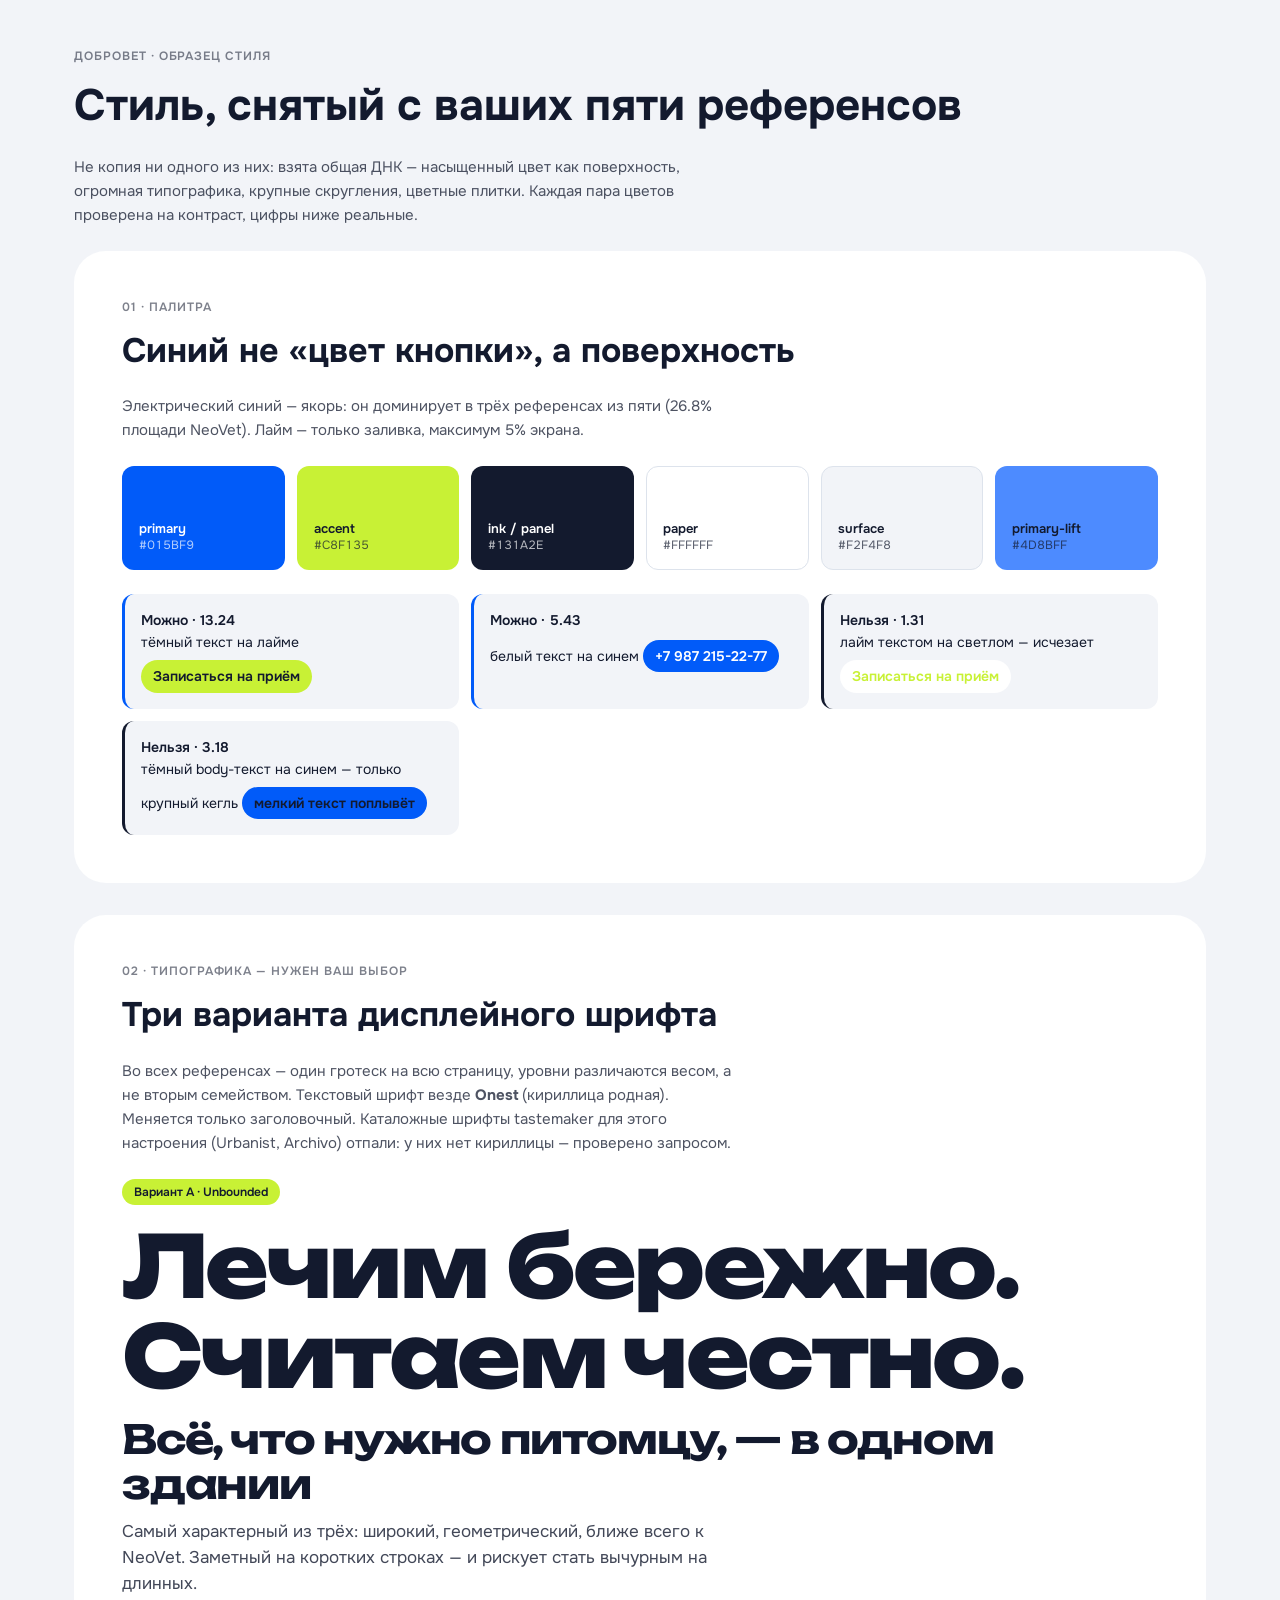
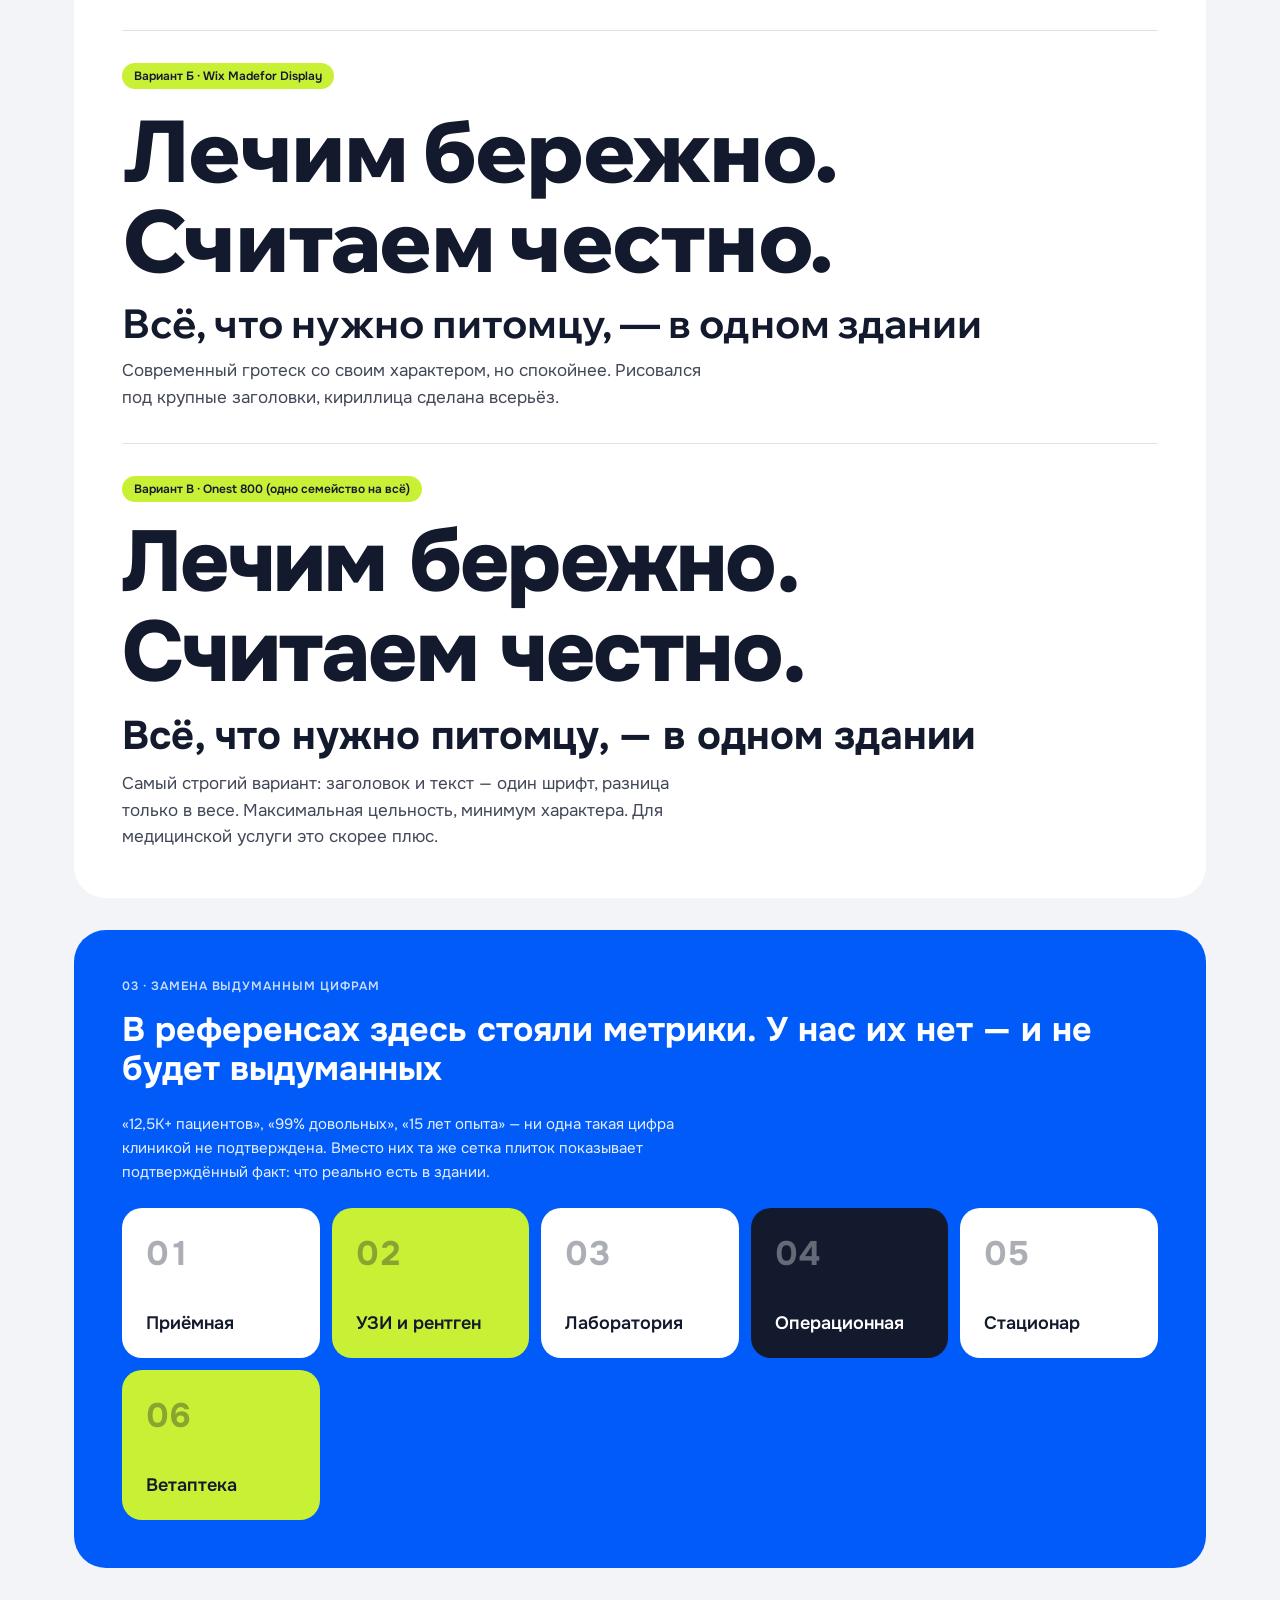
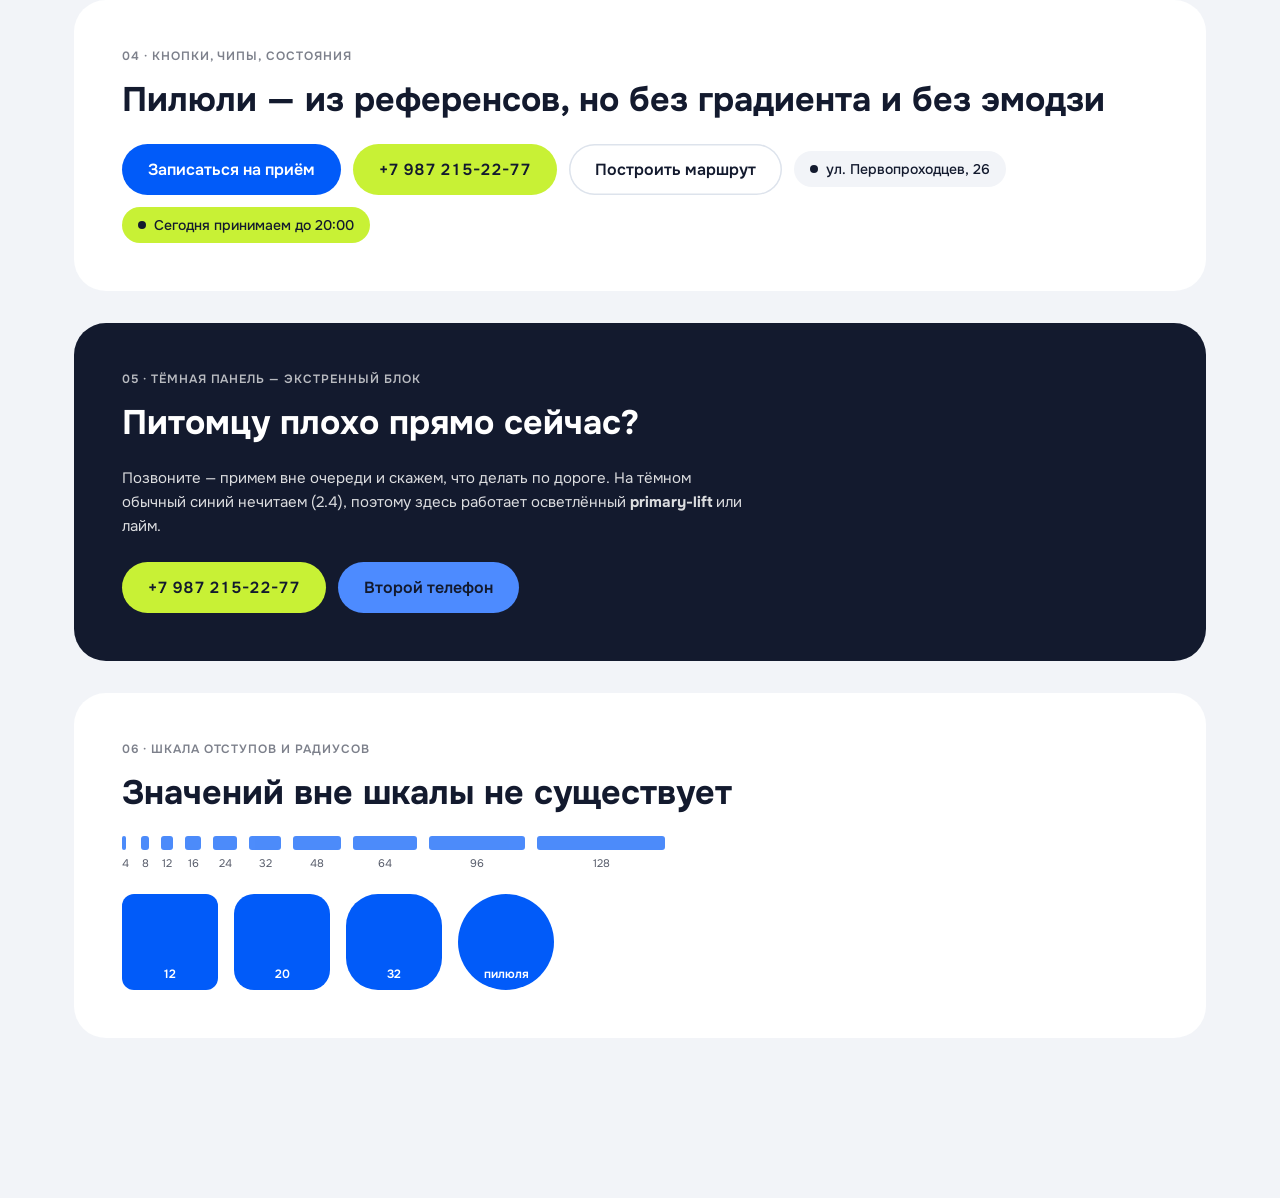
<file: style-specimen.html>
<!doctype html>
<html lang="ru">
<head>
<meta charset="utf-8">
<meta name="viewport" content="width=device-width, initial-scale=1">
<title>ДоброВет — образец стиля</title>
<link rel="preconnect" href="https://fonts.googleapis.com">
<link rel="preconnect" href="https://fonts.gstatic.com" crossorigin>
<link href="https://fonts.googleapis.com/css2?family=Onest:wght@400..800&family=Unbounded:wght@400..800&family=Wix+Madefor+Display:wght@400..800&display=swap" rel="stylesheet">
<style>
:root{
  --ink:#131A2E;
  --paper:#FFFFFF;
  --surface:#F2F4F8;
  --border:#DDE3EC;
  --primary:#015BF9;
  --on-primary:#FFFFFF;
  --accent:#C8F135;
  --panel:#131A2E;
  --on-panel:#FFFFFF;
  --primary-lift:#4D8BFF;

  --s1:4px; --s2:8px; --s3:12px; --s4:16px; --s6:24px; --s8:32px;
  --s12:48px; --s16:64px; --s24:96px; --s32:128px;

  --r-md:12px; --r-lg:20px; --r-xl:32px; --r-pill:999px;

  --font-body:'Onest',system-ui,sans-serif;
}
*{box-sizing:border-box}
body{
  margin:0;
  background:var(--surface);
  color:var(--ink);
  font-family:var(--font-body);
  font-weight:400;
  -webkit-font-smoothing:antialiased;
}
.wrap{max-width:1180px;margin:0 auto;padding:var(--s12) var(--s6) var(--s32)}
.plate{background:var(--paper);border-radius:var(--r-xl);padding:var(--s12);margin-bottom:var(--s8)}
.plate--blue{background:var(--primary);color:var(--on-primary)}
.plate--panel{background:var(--panel);color:var(--on-panel)}

.kicker{
  font-size:12px;font-weight:600;letter-spacing:.08em;text-transform:uppercase;
  opacity:.55;margin:0 0 var(--s4)
}
h2.sec{font-size:clamp(24px,3vw,34px);font-weight:700;line-height:1.15;margin:0 0 var(--s6)}
p.note{font-size:15px;line-height:1.6;max-width:62ch;margin:0 0 var(--s6);opacity:.75}

/* --- палитра --- */
.swatches{display:grid;grid-template-columns:repeat(auto-fit,minmax(150px,1fr));gap:var(--s3)}
.sw{border-radius:var(--r-md);padding:var(--s4);min-height:104px;display:flex;flex-direction:column;justify-content:flex-end;border:1px solid var(--border)}
.sw b{font-size:13px;font-weight:600;display:block}
.sw span{font-size:12px;opacity:.7;font-variant-numeric:tabular-nums}

/* --- контраст --- */
.rules{display:grid;grid-template-columns:repeat(auto-fit,minmax(260px,1fr));gap:var(--s3);margin-top:var(--s6)}
.rule{border-radius:var(--r-md);padding:var(--s4);font-size:14px;line-height:1.45}
.rule--ok{background:var(--surface);border-left:3px solid var(--primary)}
.rule--no{background:var(--surface);border-left:3px solid var(--ink)}
.rule em{font-style:normal;font-weight:600;display:block;margin-bottom:2px}
.demo-line{display:inline-block;padding:6px 12px;border-radius:var(--r-pill);font-size:14px;font-weight:600;margin-top:var(--s2)}

/* --- шрифтовые варианты --- */
.opt{border-top:1px solid var(--border);padding-top:var(--s8);margin-top:var(--s8)}
.opt:first-of-type{border-top:0;margin-top:0;padding-top:0}
.opt-tag{
  display:inline-block;background:var(--accent);color:var(--ink);
  font-size:12px;font-weight:600;padding:5px 12px;border-radius:var(--r-pill);
  margin-bottom:var(--s4)
}
.h1demo{
  font-size:clamp(38px,7.2vw,86px);
  font-weight:800;
  line-height:1.05;
  letter-spacing:-0.02em;
  margin:0 0 var(--s4);
}
.h2demo{font-size:clamp(22px,3.4vw,40px);font-weight:700;line-height:1.12;margin:0 0 var(--s3)}
.leddemo{font-family:var(--font-body);font-size:17px;line-height:1.55;max-width:54ch;margin:0;opacity:.8}
.f-unbounded .h1demo,.f-unbounded .h2demo{font-family:'Unbounded',sans-serif;letter-spacing:-0.03em}
.f-madefor .h1demo,.f-madefor .h2demo{font-family:'Wix Madefor Display',sans-serif}
.f-onest .h1demo,.f-onest .h2demo{font-family:'Onest',sans-serif}

/* --- кнопки --- */
.btns{display:flex;flex-wrap:wrap;gap:var(--s3);align-items:center;margin-top:var(--s6)}
.btn{
  font-family:var(--font-body);font-size:16px;font-weight:600;
  padding:15px 26px;border-radius:var(--r-pill);border:0;cursor:pointer;
  text-decoration:none;display:inline-block;min-height:48px;
  font-variant-numeric:tabular-nums;
}
.btn--primary{background:var(--primary);color:var(--on-primary)}
.btn--accent{background:var(--accent);color:var(--ink)}
.btn--ghost{background:transparent;color:var(--ink);box-shadow:inset 0 0 0 1.5px var(--border)}
.btn--on-blue{background:var(--accent);color:var(--ink)}
.btn--on-panel{background:var(--primary-lift);color:var(--ink)}
.chip{
  display:inline-flex;align-items:center;gap:8px;
  background:var(--surface);border-radius:var(--r-pill);
  padding:9px 16px;font-size:14px;font-weight:500;
}
.chip--live{background:var(--accent);color:var(--ink)}
.dot{width:8px;height:8px;border-radius:50%;background:var(--ink);display:inline-block}

/* --- плитки возможностей --- */
.tiles{display:grid;grid-template-columns:repeat(auto-fit,minmax(190px,1fr));gap:var(--s3);margin-top:var(--s6)}
.tile{border-radius:var(--r-lg);padding:var(--s6);min-height:150px;display:flex;flex-direction:column;justify-content:space-between}
.tile b{font-size:18px;font-weight:600;line-height:1.25}
.tile i{font-style:normal;font-size:13px;opacity:.7}
.tile--paper{background:var(--paper);color:var(--ink)}
.tile--blue{background:var(--primary);color:var(--on-primary)}
.tile--accent{background:var(--accent);color:var(--ink)}
.tile--panel{background:var(--panel);color:var(--on-panel)}
.tile--surface{background:var(--surface);color:var(--ink)}
.num{font-size:34px;font-weight:700;font-variant-numeric:tabular-nums;opacity:.35}

/* --- шкала отступов --- */
.scale{display:flex;flex-wrap:wrap;gap:var(--s3);margin-top:var(--s6)}
.scale div{text-align:center;font-size:11px;opacity:.7}
.scale i{display:block;background:var(--primary);border-radius:3px;margin-bottom:6px;height:14px;font-style:normal}
.radii{display:flex;gap:var(--s4);flex-wrap:wrap;margin-top:var(--s6)}
.radii div{width:96px;height:96px;background:var(--primary);color:var(--on-primary);display:flex;align-items:flex-end;justify-content:center;padding:8px;font-size:12px;font-weight:600}
</style>
</head>
<body>
<div class="wrap">

  <p class="kicker">ДоброВет · образец стиля</p>
  <h2 class="sec" style="font-size:clamp(28px,4vw,44px)">Стиль, снятый с ваших пяти референсов</h2>
  <p class="note">Не копия ни одного из них: взята общая ДНК — насыщенный цвет как поверхность,
  огромная типографика, крупные скругления, цветные плитки. Каждая пара цветов проверена
  на контраст, цифры ниже реальные.</p>

  <!-- ПАЛИТРА -->
  <section class="plate">
    <p class="kicker">01 · Палитра</p>
    <h2 class="sec">Синий не «цвет кнопки», а поверхность</h2>
    <p class="note">Электрический синий — якорь: он доминирует в трёх референсах из пяти
    (26.8% площади NeoVet). Лайм — только заливка, максимум 5% экрана.</p>
    <div class="swatches">
      <div class="sw" style="background:var(--primary);color:var(--on-primary);border-color:transparent"><b>primary</b><span>#015BF9</span></div>
      <div class="sw" style="background:var(--accent);color:var(--ink);border-color:transparent"><b>accent</b><span>#C8F135</span></div>
      <div class="sw" style="background:var(--panel);color:var(--on-panel);border-color:transparent"><b>ink / panel</b><span>#131A2E</span></div>
      <div class="sw" style="background:var(--paper);color:var(--ink)"><b>paper</b><span>#FFFFFF</span></div>
      <div class="sw" style="background:var(--surface);color:var(--ink)"><b>surface</b><span>#F2F4F8</span></div>
      <div class="sw" style="background:var(--primary-lift);color:var(--ink);border-color:transparent"><b>primary-lift</b><span>#4D8BFF</span></div>
    </div>

    <div class="rules">
      <div class="rule rule--ok"><em>Можно · 13.24</em>тёмный текст на лайме
        <span class="demo-line" style="background:var(--accent);color:var(--ink)">Записаться на приём</span></div>
      <div class="rule rule--ok"><em>Можно · 5.43</em>белый текст на синем
        <span class="demo-line" style="background:var(--primary);color:var(--on-primary)">+7 987 215-22-77</span></div>
      <div class="rule rule--no"><em>Нельзя · 1.31</em>лайм текстом на светлом — исчезает
        <span class="demo-line" style="background:var(--paper);color:var(--accent)">Записаться на приём</span></div>
      <div class="rule rule--no"><em>Нельзя · 3.18</em>тёмный body-текст на синем — только крупный кегль
        <span class="demo-line" style="background:var(--primary);color:var(--ink)">мелкий текст поплывёт</span></div>
    </div>
  </section>

  <!-- ШРИФТЫ -->
  <section class="plate">
    <p class="kicker">02 · Типографика — нужен ваш выбор</p>
    <h2 class="sec">Три варианта дисплейного шрифта</h2>
    <p class="note">Во всех референсах — один гротеск на всю страницу, уровни различаются весом,
    а не вторым семейством. Текстовый шрифт везде <b>Onest</b> (кириллица родная). Меняется только заголовочный.
    Каталожные шрифты tastemaker для этого настроения (Urbanist, Archivo) отпали: у них нет кириллицы — проверено запросом.</p>

    <div class="opt f-unbounded">
      <span class="opt-tag">Вариант А · Unbounded</span>
      <p class="h1demo">Лечим бережно.<br>Считаем честно.</p>
      <p class="h2demo">Всё, что нужно питомцу, — в одном здании</p>
      <p class="leddemo">Самый характерный из трёх: широкий, геометрический, ближе всего к NeoVet.
      Заметный на коротких строках — и рискует стать вычурным на длинных.</p>
    </div>

    <div class="opt f-madefor">
      <span class="opt-tag">Вариант Б · Wix Madefor Display</span>
      <p class="h1demo">Лечим бережно.<br>Считаем честно.</p>
      <p class="h2demo">Всё, что нужно питомцу, — в одном здании</p>
      <p class="leddemo">Современный гротеск со своим характером, но спокойнее.
      Рисовался под крупные заголовки, кириллица сделана всерьёз.</p>
    </div>

    <div class="opt f-onest">
      <span class="opt-tag">Вариант В · Onest 800 (одно семейство на всё)</span>
      <p class="h1demo">Лечим бережно.<br>Считаем честно.</p>
      <p class="h2demo">Всё, что нужно питомцу, — в одном здании</p>
      <p class="leddemo">Самый строгий вариант: заголовок и текст — один шрифт, разница только в весе.
      Максимальная цельность, минимум характера. Для медицинской услуги это скорее плюс.</p>
    </div>
  </section>

  <!-- ПЛИТКИ -->
  <section class="plate plate--blue">
    <p class="kicker" style="opacity:.8">03 · Замена выдуманным цифрам</p>
    <h2 class="sec">В референсах здесь стояли метрики. У нас их нет — и не будет выдуманных</h2>
    <p class="note" style="opacity:.9;color:var(--on-primary)">«12,5K+ пациентов», «99% довольных», «15 лет опыта» — ни одна такая
    цифра клиникой не подтверждена. Вместо них та же сетка плиток показывает подтверждённый факт: что реально есть в здании.</p>
    <div class="tiles">
      <div class="tile tile--paper"><span class="num">01</span><b>Приёмная</b></div>
      <div class="tile tile--accent"><span class="num">02</span><b>УЗИ и рентген</b></div>
      <div class="tile tile--paper"><span class="num">03</span><b>Лаборатория</b></div>
      <div class="tile tile--panel"><span class="num">04</span><b>Операционная</b></div>
      <div class="tile tile--paper"><span class="num">05</span><b>Стационар</b></div>
      <div class="tile tile--accent"><span class="num">06</span><b>Ветаптека</b></div>
    </div>
  </section>

  <!-- КНОПКИ -->
  <section class="plate">
    <p class="kicker">04 · Кнопки, чипы, состояния</p>
    <h2 class="sec">Пилюли — из референсов, но без градиента и без эмодзи</h2>
    <div class="btns">
      <a class="btn btn--primary" href="#">Записаться на приём</a>
      <a class="btn btn--accent" href="#">+7 987 215-22-77</a>
      <a class="btn btn--ghost" href="#">Построить маршрут</a>
      <span class="chip"><span class="dot"></span>ул. Первопроходцев, 26</span>
      <span class="chip chip--live"><span class="dot"></span>Сегодня принимаем до 20:00</span>
    </div>
  </section>

  <section class="plate plate--panel">
    <p class="kicker" style="opacity:.7">05 · Тёмная панель — экстренный блок</p>
    <h2 class="sec">Питомцу плохо прямо сейчас?</h2>
    <p class="note" style="color:var(--on-panel);opacity:.85">Позвоните — примем вне очереди и скажем, что делать по дороге.
    На тёмном обычный синий нечитаем (2.4), поэтому здесь работает осветлённый <b>primary-lift</b> или лайм.</p>
    <div class="btns">
      <a class="btn btn--accent" href="#">+7 987 215-22-77</a>
      <a class="btn btn--on-panel" href="#">Второй телефон</a>
    </div>
  </section>

  <!-- ШКАЛА -->
  <section class="plate">
    <p class="kicker">06 · Шкала отступов и радиусов</p>
    <h2 class="sec">Значений вне шкалы не существует</h2>
    <div class="scale">
      <div><i style="width:4px"></i>4</div>
      <div><i style="width:8px"></i>8</div>
      <div><i style="width:12px"></i>12</div>
      <div><i style="width:16px"></i>16</div>
      <div><i style="width:24px"></i>24</div>
      <div><i style="width:32px"></i>32</div>
      <div><i style="width:48px"></i>48</div>
      <div><i style="width:64px"></i>64</div>
      <div><i style="width:96px"></i>96</div>
      <div><i style="width:128px"></i>128</div>
    </div>
    <div class="radii">
      <div style="border-radius:12px">12</div>
      <div style="border-radius:20px">20</div>
      <div style="border-radius:32px">32</div>
      <div style="border-radius:999px">пилюля</div>
    </div>
  </section>

</div>
</body>
</html>
</file>
